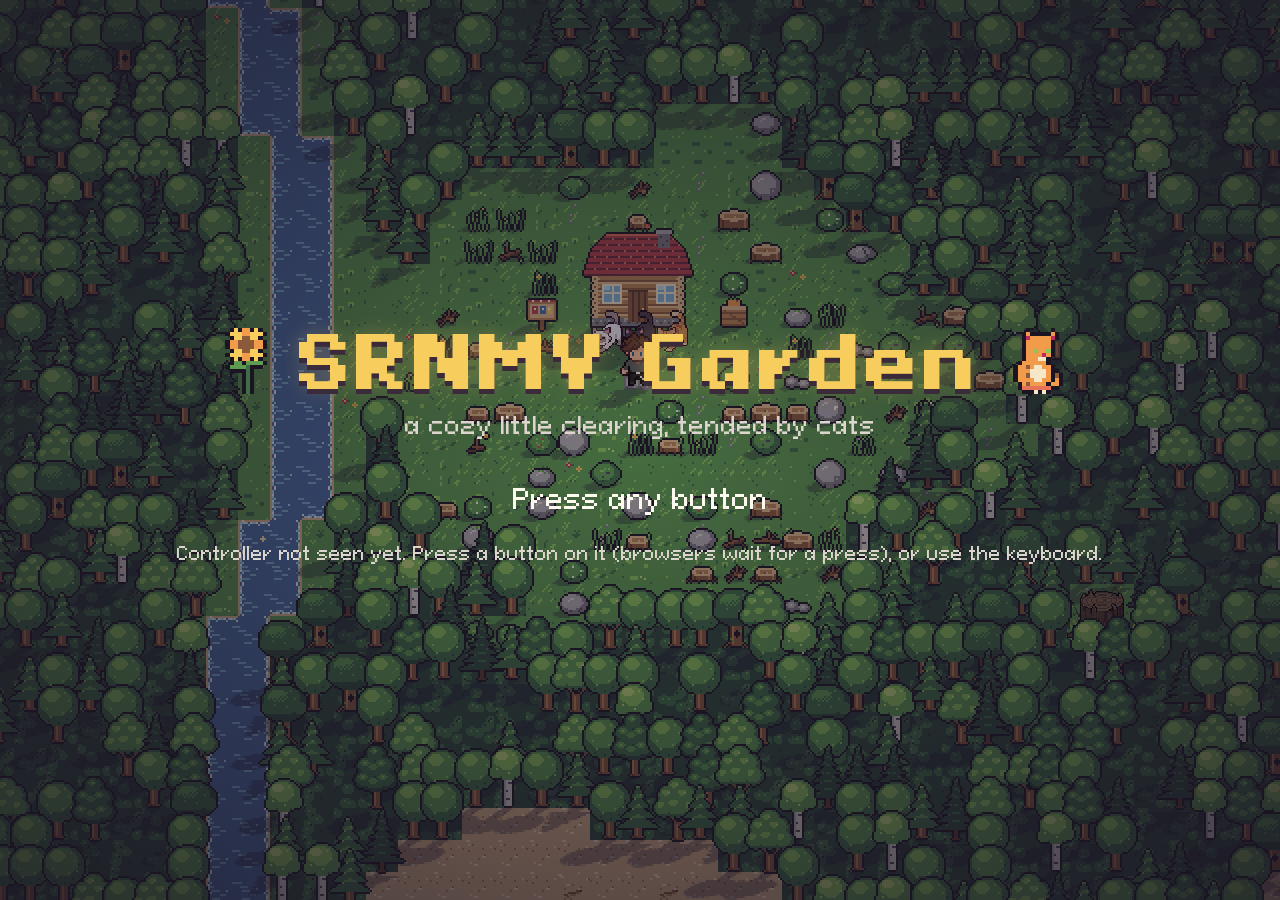
<file: index.html>
<!doctype html>
<html lang="en">
<head>
  <meta charset="utf-8">
  <meta name="viewport" content="width=device-width, initial-scale=1">
  <title>SRNMV Garden</title>
  <meta name="description" content="A cozy always-on gardening idle game tended by cats.">
  <meta name="theme-color" content="#1a1423">
  <link rel="icon" href="data:image/svg+xml,%3Csvg xmlns='http://www.w3.org/2000/svg' viewBox='0 0 16 16'%3E%3Crect width='16' height='16' fill='%235d9b4f'/%3E%3Ccircle cx='8' cy='6' r='4' fill='%23f7cd5d'/%3E%3Crect x='7' y='9' width='2' height='6' fill='%233f6e46'/%3E%3C/svg%3E">
  <link rel="preload" href="fonts/PixeloidSans.ttf" as="font" type="font/ttf" crossorigin>
  <!--version:start-->
  <meta name="game-version" content="2026.11.17-1207">
  <link rel="stylesheet" href="css/style.css?v=2026.11.17-1207">
  <script type="importmap">{"imports":{"./js/audio.js":"./js/audio.js?v=2026.11.17-1207","./js/bugs.js":"./js/bugs.js?v=2026.11.17-1207","./js/catbrain.js":"./js/catbrain.js?v=2026.11.17-1207","./js/cats.js":"./js/cats.js?v=2026.11.17-1207","./js/data.js":"./js/data.js?v=2026.11.17-1207","./js/daytime.js":"./js/daytime.js?v=2026.11.17-1207","./js/decorations.js":"./js/decorations.js?v=2026.11.17-1207","./js/economy.js":"./js/economy.js?v=2026.11.17-1207","./js/farm.js":"./js/farm.js?v=2026.11.17-1207","./js/fishing.js":"./js/fishing.js?v=2026.11.17-1207","./js/game.js":"./js/game.js?v=2026.11.17-1207","./js/input.js":"./js/input.js?v=2026.11.17-1207","./js/interior.js":"./js/interior.js?v=2026.11.17-1207","./js/inventory.js":"./js/inventory.js?v=2026.11.17-1207","./js/jobs.js":"./js/jobs.js?v=2026.11.17-1207","./js/main.js":"./js/main.js?v=2026.11.17-1207","./js/menus.js":"./js/menus.js?v=2026.11.17-1207","./js/modes.js":"./js/modes.js?v=2026.11.17-1207","./js/orchard.js":"./js/orchard.js?v=2026.11.17-1207","./js/particles.js":"./js/particles.js?v=2026.11.17-1207","./js/player.js":"./js/player.js?v=2026.11.17-1207","./js/render.js":"./js/render.js?v=2026.11.17-1207","./js/spirits.js":"./js/spirits.js?v=2026.11.17-1207","./js/sprites.js":"./js/sprites.js?v=2026.11.17-1207","./js/state.js":"./js/state.js?v=2026.11.17-1207","./js/tools.js":"./js/tools.js?v=2026.11.17-1207","./js/ui.js":"./js/ui.js?v=2026.11.17-1207","./js/weather.js":"./js/weather.js?v=2026.11.17-1207","./js/workshop.js":"./js/workshop.js?v=2026.11.17-1207","./js/world.js":"./js/world.js?v=2026.11.17-1207"}}</script>
  <!--version:end-->
</head>
<body>
  <div id="game">
    <canvas id="screen"></canvas>
    <div id="ui">
      <div id="hud" class="hidden">
        <div id="hud-res" class="panel hud-tl"></div>
        <div id="hud-clock" class="panel hud-tr"></div>
        <div id="hud-tool" class="panel hud-bl"></div>
        <div id="hud-cats" class="panel hud-br"></div>
      </div>
      <div id="toasts"></div>
      <div id="banner" class="panel"></div>
      <div id="modepanel" class="panel"></div>
      <div id="tooltip" class="panel"></div>
      <div id="menus"></div>
      <div id="card"></div>
      <div id="title" class="show"><div class="title-box"><h1>SRNMV Garden</h1><p class="press">Loading...</p></div></div>
      <div id="padtest" class="panel"></div>
    </div>
  </div>
  <script type="module" src="js/main.js?v=2026.11.17-1207"></script>
</body>
</html>
</file>
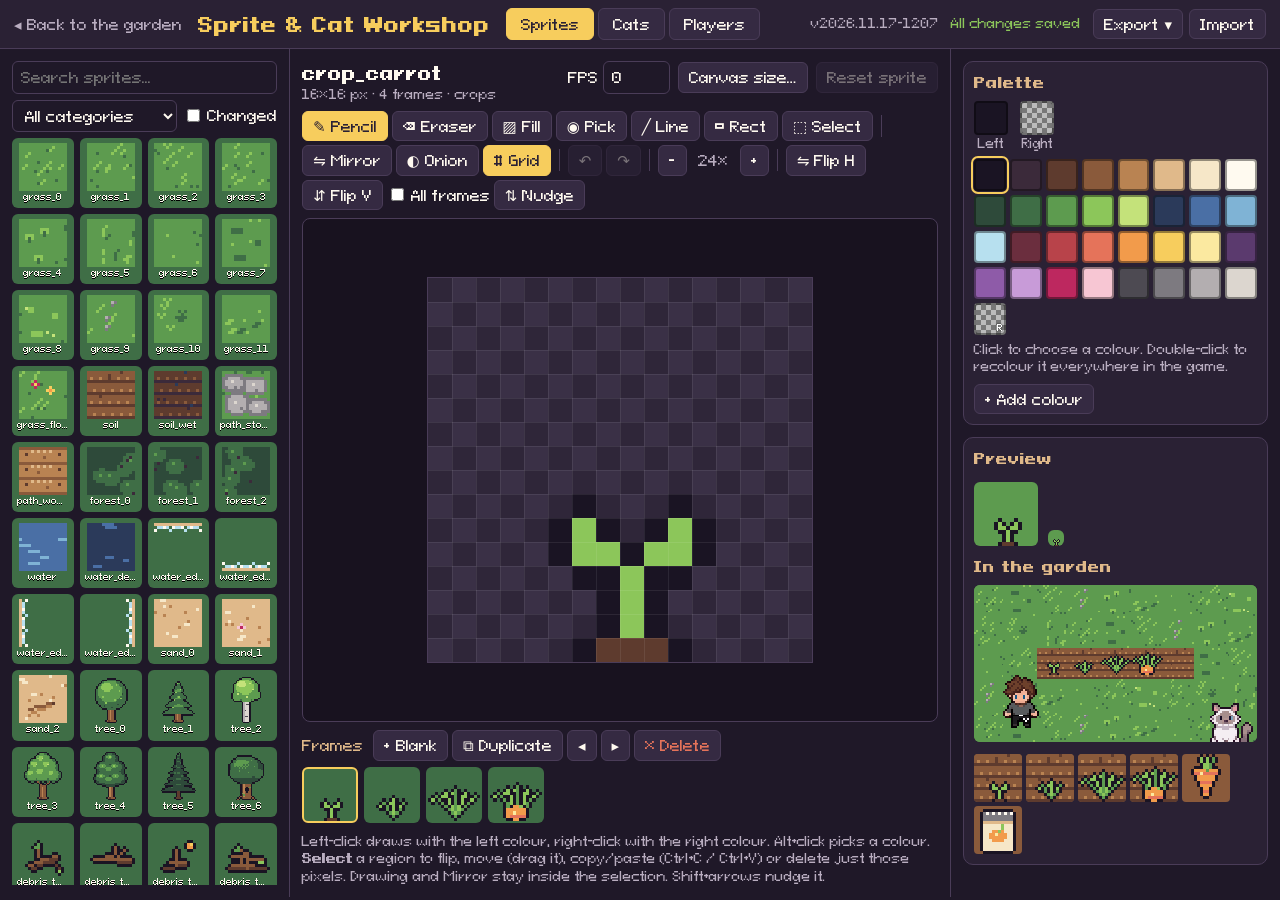
<file: workshop.html>
<!doctype html>
<html lang="en">
<head>
  <meta charset="utf-8">
  <meta name="viewport" content="width=device-width, initial-scale=1">
  <title>Sprite & Cat Workshop</title>
  <meta name="description" content="Edit every sprite, the palette, the cats' personalities and the two player characters.">
  <link rel="icon" href="data:image/svg+xml,%3Csvg xmlns='http://www.w3.org/2000/svg' viewBox='0 0 16 16'%3E%3Crect width='16' height='16' fill='%233b2a3a'/%3E%3Crect x='3' y='3' width='4' height='4' fill='%23f7cd5d'/%3E%3Crect x='9' y='3' width='4' height='4' fill='%23e88fb0'/%3E%3Crect x='3' y='9' width='4' height='4' fill='%238cc65a'/%3E%3Crect x='9' y='9' width='4' height='4' fill='%237fb3d5'/%3E%3C/svg%3E">
  <link rel="preload" href="fonts/PixeloidSans.ttf" as="font" type="font/ttf" crossorigin>
  <!--version:start-->
  <meta name="game-version" content="2026.11.17-1207">
  <link rel="stylesheet" href="css/workshop.css?v=2026.11.17-1207">
  <script type="importmap">{"imports":{"./js/audio.js":"./js/audio.js?v=2026.11.17-1207","./js/bugs.js":"./js/bugs.js?v=2026.11.17-1207","./js/catbrain.js":"./js/catbrain.js?v=2026.11.17-1207","./js/cats.js":"./js/cats.js?v=2026.11.17-1207","./js/data.js":"./js/data.js?v=2026.11.17-1207","./js/daytime.js":"./js/daytime.js?v=2026.11.17-1207","./js/decorations.js":"./js/decorations.js?v=2026.11.17-1207","./js/economy.js":"./js/economy.js?v=2026.11.17-1207","./js/farm.js":"./js/farm.js?v=2026.11.17-1207","./js/fishing.js":"./js/fishing.js?v=2026.11.17-1207","./js/game.js":"./js/game.js?v=2026.11.17-1207","./js/input.js":"./js/input.js?v=2026.11.17-1207","./js/interior.js":"./js/interior.js?v=2026.11.17-1207","./js/inventory.js":"./js/inventory.js?v=2026.11.17-1207","./js/jobs.js":"./js/jobs.js?v=2026.11.17-1207","./js/main.js":"./js/main.js?v=2026.11.17-1207","./js/menus.js":"./js/menus.js?v=2026.11.17-1207","./js/modes.js":"./js/modes.js?v=2026.11.17-1207","./js/orchard.js":"./js/orchard.js?v=2026.11.17-1207","./js/particles.js":"./js/particles.js?v=2026.11.17-1207","./js/player.js":"./js/player.js?v=2026.11.17-1207","./js/render.js":"./js/render.js?v=2026.11.17-1207","./js/spirits.js":"./js/spirits.js?v=2026.11.17-1207","./js/sprites.js":"./js/sprites.js?v=2026.11.17-1207","./js/state.js":"./js/state.js?v=2026.11.17-1207","./js/tools.js":"./js/tools.js?v=2026.11.17-1207","./js/ui.js":"./js/ui.js?v=2026.11.17-1207","./js/weather.js":"./js/weather.js?v=2026.11.17-1207","./js/workshop.js":"./js/workshop.js?v=2026.11.17-1207","./js/world.js":"./js/world.js?v=2026.11.17-1207"}}</script>
  <!--version:end-->
</head>
<body>
  <header class="topbar">
    <a class="back" href="index.html">◂ Back to the garden</a>
    <h1>Sprite &amp; Cat Workshop</h1>
    <nav class="tabs" id="tabs">
      <button data-tab="sprites" class="on">Sprites</button>
      <button data-tab="cats">Cats</button>
      <button data-tab="players">Players</button>
    </nav>
    <div class="actions">
      <span id="version" class="savestate" title="If this doesn't match the newest update, reload the page (Ctrl+Shift+R)"></span>
      <span id="savestate" class="savestate">Loading...</span>
      <button id="btn-export">Export ▾</button>
      <button id="btn-import">Import</button>
      <div id="export-menu" class="dropdown">
        <button data-export="sprites">sprites.json <small>art + palette</small></button>
        <button data-export="cats">cats.json <small>cat personalities</small></button>
        <button data-export="players">players.json <small>player names + colours</small></button>
        <hr>
        <button data-reset="all" class="danger">Discard all workshop changes</button>
      </div>
    </div>
  </header>

  <main>
    <!-- ======================================================= SPRITES -->
    <section id="tab-sprites" class="tab-page on">
      <aside class="col browser">
        <div class="row">
          <input id="search" type="search" placeholder="Search sprites..." autocomplete="off">
        </div>
        <div class="row">
          <select id="category"></select>
          <label class="chk"><input type="checkbox" id="only-changed"> Changed</label>
        </div>
        <div id="thumbs" class="thumbs"></div>
      </aside>

      <div class="col editor">
        <div class="sprite-head">
          <div>
            <h2 id="sprite-name">-</h2>
            <div id="sprite-meta" class="meta"></div>
          </div>
          <div class="head-actions">
            <label>FPS <input id="fps" type="number" min="0" max="30" step="1"></label>
            <button id="btn-resize" title="Change the canvas size">Canvas size…</button>
            <button id="btn-reset-sprite" title="Restore this sprite to the shipped default">Reset sprite</button>
          </div>
        </div>
        <div class="resize-panel" id="resize-panel" hidden>
          <label>Width <input type="number" id="rs-w" min="1" max="128"></label>
          <label>Height <input type="number" id="rs-h" min="1" max="128"></label>
          <label>Keep pinned to <select id="rs-anchor">
            <option value="0,0">Top-left</option><option value="0.5,0">Top</option><option value="1,0">Top-right</option>
            <option value="0,0.5">Left</option><option value="0.5,0.5">Centre</option><option value="1,0.5">Right</option>
            <option value="0,1">Bottom-left</option><option value="0.5,1" selected>Bottom (feet stay put)</option><option value="1,1">Bottom-right</option>
          </select></label>
          <button id="rs-apply">Apply to all frames</button>
          <button id="rs-cancel">Cancel</button>
        </div>
        <div class="toolbar" id="toolbar">
          <button data-tool="pencil" class="on" title="Pencil (B)">✎ Pencil</button>
          <button data-tool="eraser" title="Eraser (E)">⌫ Eraser</button>
          <button data-tool="fill" title="Fill (G)">▨ Fill</button>
          <button data-tool="picker" title="Eyedropper (I) - or Alt+click">◉ Pick</button>
          <button data-tool="line" title="Line (L)">╱ Line</button>
          <button data-tool="rect" title="Rectangle (R)">▭ Rect</button>
          <button data-tool="select" title="Select a region (S). Drag inside it to move the pixels. Ctrl+C / Ctrl+V copy and paste, Delete clears, Esc deselects">⬚ Select</button>
          <span class="sep"></span>
          <button id="btn-mirror" class="toggle" title="Mirror horizontally while drawing (M)">⇋ Mirror</button>
          <button id="btn-onion" class="toggle" title="Show previous frame faintly (O)">◐ Onion</button>
          <button id="btn-grid" class="toggle on" title="Grid (#)"># Grid</button>
          <span class="sep"></span>
          <button id="btn-undo" title="Undo (Ctrl+Z)">↶</button>
          <button id="btn-redo" title="Redo (Ctrl+Y)">↷</button>
          <span class="sep"></span>
          <button id="btn-zoom-out" title="Zoom out (-)">−</button>
          <span id="zoom-label">16×</span>
          <button id="btn-zoom-in" title="Zoom in (+)">+</button>
          <span class="sep"></span>
          <button id="btn-flip" title="Flip the selection (or the whole frame) left-right">⇋ Flip H</button>
          <button id="btn-flip-v" title="Flip the selection (or the whole frame) upside down">⇵ Flip V</button>
          <label class="chk" title="Flips and Delete apply to every frame of this sprite"><input type="checkbox" id="all-frames"> All frames</label>
          <button id="btn-shift" title="Nudge the selection or the frame (hold Shift + arrow keys)">⇅ Nudge</button>
        </div>
        <div class="canvas-wrap" id="canvas-wrap">
          <canvas id="edit-canvas"></canvas>
        </div>
        <div class="frames">
          <div class="frames-head">
            <span>Frames</span>
            <button id="btn-frame-add" title="Add a blank frame">+ Blank</button>
            <button id="btn-frame-dup" title="Duplicate this frame">⧉ Duplicate</button>
            <button id="btn-frame-left" title="Move frame left">◂</button>
            <button id="btn-frame-right" title="Move frame right">▸</button>
            <button id="btn-frame-del" class="danger" title="Delete this frame">✕ Delete</button>
          </div>
          <div id="frame-strip" class="frame-strip"></div>
        </div>
        <p class="hint">Left-click draws with the left colour, right-click with the right colour. Alt+click picks a colour. <b>Select</b> a region to flip, move (drag it), copy/paste (Ctrl+C / Ctrl+V) or delete just those pixels. Drawing and Mirror stay inside the selection. Shift+arrows nudge it.</p>
      </div>

      <aside class="col side">
        <div class="card">
          <h3>Palette</h3>
          <div class="current-colors">
            <div><span id="c-left" class="swatch big"></span><small>Left</small></div>
            <div><span id="c-right" class="swatch big"></span><small>Right</small></div>
          </div>
          <div id="palette" class="palette"></div>
          <p class="hint">Click to choose a colour. Double-click to recolour it everywhere in the game.</p>
          <button id="btn-add-colour" title="Add a new colour to this palette">+ Add colour</button>
          <input id="color-input" type="color" hidden>
        </div>
        <div class="card">
          <h3>Preview <small id="preview-note"></small></h3>
          <div id="swap-row" class="row"></div>
          <div class="preview-row">
            <canvas id="preview-tv"></canvas>
            <canvas id="preview-1x"></canvas>
          </div>
          <h3>In the garden</h3>
          <canvas id="preview-context"></canvas>
          <div id="stages" class="stages"></div>
        </div>
      </aside>
    </section>

    <!-- ========================================================== CATS -->
    <section id="tab-cats" class="tab-page">
      <aside class="col list">
        <div id="cat-list" class="entity-list"></div>
        <button id="btn-cat-add">+ Add a cat</button>
      </aside>
      <div class="col form" id="cat-form"></div>
    </section>

    <!-- ======================================================= PLAYERS -->
    <section id="tab-players" class="tab-page">
      <div class="col form wide" id="player-form"></div>
    </section>
  </main>

  <input id="file-input" type="file" accept=".json,application/json" multiple hidden>
  <div id="toast" class="toast"></div>
  <script type="module" src="js/workshop.js?v=2026.11.17-1207"></script>
</body>
</html>
</file>
<file: css/style.css>
@font-face { font-family: 'Pixeloid Sans'; src: url('../fonts/PixeloidSans.ttf') format('truetype'); font-weight: 400; font-display: block; }
@font-face { font-family: 'Pixeloid Sans'; src: url('../fonts/PixeloidSans-Bold.ttf') format('truetype'); font-weight: 700; font-display: block; }
:root {
  --ink: #fffaf0; --muted: #dcd6cf; --panel: rgba(30, 22, 38, 0.88); --edge: #8a5a3b; --edge2: #e0b98a;
  --hi: #f7cd5d; --good: #8cc65a; --bad: #e5735a; --blue: #7fb3d5;
  --common: #b3aeb0; --uncommon: #8cc65a; --rare: #7fb3d5; --legendary: #f29b4b; --mystical: #c89bd8;
}
* { box-sizing: border-box; }
html { font-size: clamp(13px, 2.15vh, 48px); }
html, body { margin: 0; height: 100%; background: #1a1423; color: var(--ink); overflow: hidden; }
body { font-family: 'Pixeloid Sans', ui-monospace, 'Courier New', monospace; line-height: 1.25; -webkit-font-smoothing: antialiased; user-select: none; }
#game { position: fixed; inset: 0; display: grid; place-items: center; }
#screen { image-rendering: pixelated; image-rendering: crisp-edges; display: block; }
#ui { position: fixed; inset: 0; pointer-events: none; }
b { color: var(--hi); font-weight: 700; }
small { display: block; color: var(--muted); font-size: 0.78em; }
.muted { color: var(--muted); }

.panel { background: var(--panel); border: 0.14rem solid var(--edge); box-shadow: 0 0 0 0.14rem rgba(26, 20, 35, 0.6), 0 0.4rem 1rem rgba(0, 0, 0, 0.35); border-radius: 0.45rem; padding: 0.45rem 0.7rem; }
.ico { width: 1.5em; height: 1.5em; object-fit: contain; image-rendering: pixelated; vertical-align: middle; flex: none; }
.ico.sm { width: 1.05em; height: 1.05em; }
.ico.big { width: 2.6em; height: 2.6em; }
.ico.huge { width: 7em; height: 7em; }
.ico.logo { width: 3.4em; height: 3.4em; }
.ico.portrait { width: 1.9em; height: 1.9em; }
.ico.portrait.tall { width: 1.6em; height: 2.4em; }

/* button glyphs */
.btn { display: inline-flex; align-items: center; justify-content: center; min-width: 1.35em; height: 1.35em; padding: 0 0.25em; border-radius: 0.7em; font-size: 0.8em; font-weight: 700; margin: 0 0.15em; background: #4d4a52; color: #fff; border: 0.1em solid rgba(0,0,0,0.4); vertical-align: 0.08em; }
.btn.a { background: #5d9b4f; } .btn.b { background: #b8434a; } .btn.x { background: #4a6fa5; } .btn.y { background: #c79a2c; }
.btn.key { border-radius: 0.25em; background: #f6e7c8; color: #3b2a3a; }
/* PlayStation face buttons: dark discs with the coloured symbols */
.btn.ps { background: #ece8f0; font-family: system-ui, sans-serif; font-weight: 900; font-size: 1.05em; box-shadow: inset 0 -0.12em 0 rgba(0, 0, 0, 0.25); }
.btn.ps.a { color: #2f63c9; } .btn.ps.b { color: #c8343c; } .btn.ps.x { color: #b23f97; } .btn.ps.y { color: #1e8a5f; }

/* HUD */
#hud { position: absolute; inset: 0; transition: opacity 1.4s ease; }
#hud.hidden { opacity: 0; }
.hud-tl, .hud-tr, .hud-bl, .hud-br { position: absolute; }
.hud-tl { top: 1.1rem; left: 1.1rem; display: flex; gap: 0.9rem; font-size: 1.1rem; }
.hud-tl span { display: inline-flex; align-items: center; gap: 0.25rem; }
.hud-tr { top: 1.1rem; right: 1.1rem; text-align: right; min-width: 9rem; }
.hud-tr .clock { font-size: 1.45rem; color: var(--hi); }
.hud-tr .phase { color: var(--muted); font-size: 0.85rem; }
.hud-tr .weather-hud { color: var(--muted); font-size: 0.85rem; display: flex; align-items: center; justify-content: flex-end; gap: 0.3em; }
.who-hud { display: flex; align-items: center; justify-content: flex-end; gap: 0.3rem; margin-top: 0.2rem; }
.hud-bl { bottom: 1.1rem; left: 1.1rem; display: flex; flex-direction: column; gap: 0.25rem; font-size: 0.9rem; }
.hud-bl .slot { display: flex; align-items: center; gap: 0.4rem; }
.hud-br { bottom: 1.1rem; right: 1.1rem; display: flex; flex-direction: column; gap: 0.3rem; min-width: 13rem; max-width: 22rem; font-size: 0.9rem; }
.cat-row { display: flex; align-items: center; gap: 0.5rem; }

/* toasts, banner, tooltip, mode panel */
#toasts { position: absolute; top: 1.1rem; left: 50%; transform: translateX(-50%); display: flex; flex-direction: column; align-items: center; gap: 0.35rem; }
.toast { display: flex; align-items: center; gap: 0.45rem; background: var(--panel); border: 0.12rem solid var(--edge2); border-radius: 0.4rem; padding: 0.3rem 0.7rem; font-size: 0.95rem; animation: pop 0.25s ease-out; transition: opacity 0.6s, transform 0.6s; }
.toast.out { opacity: 0; transform: translateY(-0.5rem); }
@keyframes pop { from { opacity: 0; transform: translateY(-0.6rem) scale(0.95); } }
#banner { position: absolute; top: 5.5rem; left: 50%; transform: translate(-50%, -1rem); opacity: 0; transition: opacity 0.6s, transform 0.6s; display: flex; align-items: center; gap: 0.7rem; font-size: 1.25rem; border-color: var(--good); }
#banner.show { opacity: 1; transform: translate(-50%, 0); }
#banner small { font-size: 0.75em; }
#tooltip { position: absolute; bottom: 1.1rem; left: 50%; transform: translateX(-50%); opacity: 0; transition: opacity 0.3s; max-width: 40rem; text-align: center; font-size: 1rem; }
#tooltip.show { opacity: 1; }
#modepanel { position: absolute; bottom: 4.8rem; left: 50%; transform: translateX(-50%); display: none; text-align: center; border-color: var(--hi); }
#modepanel.show { display: block; }
.mp-title { color: var(--hi); font-size: 1.15rem; }
.mp-help, .mp-keys { font-size: 0.9rem; color: var(--muted); margin-top: 0.2rem; }
.tabs { display: flex; gap: 0.3rem; justify-content: center; align-items: center; margin-top: 0.3rem; }
.tab { padding: 0.1rem 0.5rem; border-radius: 0.3rem; background: rgba(255,255,255,0.06); color: var(--muted); }
.tab.on { background: var(--hi); color: #3b2a3a; }

/* menus */
#menus { position: absolute; inset: 0; display: grid; place-items: center; pointer-events: auto; }
#menus:empty { display: none; }
.menu { width: min(36rem, 92vw); max-height: 86vh; display: flex; flex-direction: column; background: rgba(30, 22, 38, 0.95); border: 0.18rem solid var(--edge2); border-radius: 0.6rem; box-shadow: 0 0 0 0.2rem #3b2a3a, 0 1rem 3rem rgba(0,0,0,0.5); animation: pop 0.18s ease-out; }
.menu.no-anim { animation: none; }
.menu.wide { width: min(46rem, 94vw); }
.menu.small { width: min(28rem, 90vw); }
.menu.almanac { width: min(60rem, 96vw); }
.menu.osk { width: min(40rem, 94vw); }
.menu-title { display: flex; align-items: center; gap: 0.5rem; padding: 0.7rem 1rem 0.4rem; font-size: 1.45rem; color: var(--hi); }
.menu-sub { padding: 0 1rem 0.5rem; color: var(--muted); font-size: 0.9rem; }
.menu-body { display: flex; min-height: 0; flex: 1; }
.menu-items { overflow-y: auto; padding: 0.3rem 0.5rem; flex: 1; scrollbar-width: none; }
.menu-items.grid { display: grid; grid-template-columns: repeat(var(--cols), 1fr); gap: 0.35rem; align-content: start; }
.mi { display: flex; align-items: center; gap: 0.6rem; padding: 0.4rem 0.6rem; border-radius: 0.35rem; border: 0.12rem solid transparent; font-size: 1.05rem; cursor: pointer; }
.mi .lbl { flex: 1; }
.mi .right { color: var(--muted); display: inline-flex; align-items: center; gap: 0.3rem; white-space: nowrap; }
.mi.sel { background: rgba(247, 205, 93, 0.16); border-color: var(--hi); }
.mi.sel .right { color: var(--ink); }
.mi.dis { opacity: 0.5; }
.mi.hdr { color: var(--edge2); font-size: 0.82rem; text-transform: uppercase; letter-spacing: 0.08em; padding: 0.7rem 0.6rem 0.15rem; cursor: default; }
.mi.danger .lbl { color: var(--bad); }
.mi.big-ico .ico { width: 3em; height: 3em; }
.grid .mi { flex-direction: column; text-align: center; gap: 0.2rem; font-size: 0.8rem; padding: 0.4rem 0.2rem; }
.grid .mi .ico { width: 2.6em; height: 2.6em; }
.osk .grid .mi { font-size: 1.15rem; padding: 0.35rem 0; }
.osk .mi.ok { color: var(--good); }
.osk-text { font-size: 1.4rem; color: var(--ink); background: rgba(0,0,0,0.3); padding: 0.3rem 0.6rem; border-radius: 0.3rem; min-height: 2rem; }
.caret { animation: blink 1s steps(2) infinite; color: var(--hi); }
.menu-detail { width: 40%; padding: 0.6rem 1rem; border-left: 0.12rem solid rgba(224, 185, 138, 0.3); font-size: 0.95rem; overflow-y: auto; }
.menu-detail p { margin: 0.4rem 0; }
.menu-detail .hint { color: var(--muted); font-style: italic; }
.al-name { font-size: 1.4rem; color: var(--hi); margin: 0.3rem 0; }
.al-row { display: flex; gap: 0.2rem; }
.menu-foot { padding: 0.5rem 1rem 0.7rem; color: var(--muted); font-size: 0.85rem; border-top: 0.12rem solid rgba(224, 185, 138, 0.2); }
.bar { display: inline-block; width: 4.5rem; height: 0.55rem; background: rgba(255,255,255,0.12); border-radius: 0.3rem; overflow: hidden; vertical-align: middle; }
.bar span { display: block; height: 100%; background: var(--good); }
.cost { display: inline-flex; align-items: center; gap: 0.1rem; margin-left: 0.3rem; }
.cost.short { color: var(--bad); }
.rar { display: inline-block; padding: 0.05rem 0.45rem; border-radius: 0.3rem; font-size: 0.8rem; color: #1a1423; }
.rar-common { background: var(--common); } .rar-uncommon { background: var(--uncommon); } .rar-rare { background: var(--rare); } .rar-legendary { background: var(--legendary); } .rar-mystical { background: var(--mystical); }
.rar-b-common { border-color: rgba(179,174,176,0.35); } .rar-b-uncommon { border-color: rgba(140,198,90,0.35); } .rar-b-rare { border-color: rgba(127,179,213,0.4); } .rar-b-legendary { border-color: rgba(242,155,75,0.45); } .rar-b-mystical { border-color: rgba(200,155,216,0.5); }
.grid .mi.sel { border-color: var(--hi); }

/* cards */
#card { position: absolute; inset: 0; display: none; place-items: center; background: rgba(15, 10, 20, 0.45); }
#card.show { display: grid; }
.card-inner { width: min(34rem, 90vw); background: rgba(30, 22, 38, 0.96); border: 0.2rem solid var(--edge2); border-radius: 0.7rem; padding: 1.2rem 1.5rem; text-align: center; animation: pop 0.3s ease-out; box-shadow: 0 1rem 3rem rgba(0,0,0,0.5); }
.card-inner h2 { color: var(--hi); margin: 0.2rem 0 0.6rem; font-size: 1.7rem; }
.card-inner p { margin: 0.5rem 0; display: flex; align-items: center; justify-content: center; gap: 0.5rem; flex-wrap: wrap; }
.away .card-inner p { display: block; text-align: left; }
.away .card-inner p .ico { margin-right: 0.3rem; }
.away .card-inner p.muted { text-align: center; }
.card-foot { margin-top: 1rem; color: var(--muted); font-size: 0.9rem; }
.discover .card-inner { border-color: var(--hi); }
.disc { animation: bounce 1.2s ease-in-out infinite; }
.disc-name { font-size: 2rem; margin-bottom: 0.4rem; }
@keyframes bounce { 50% { transform: translateY(-0.4rem); } }

/* title */
#title { position: absolute; inset: 0; display: none; place-items: center; background: radial-gradient(ellipse at center, rgba(26, 20, 35, 0.35), rgba(26, 20, 35, 0.8)); }
#title.show { display: grid; }
.title-box { text-align: center; }
.title-logo { display: flex; align-items: center; justify-content: center; gap: 1rem; }
.title-box h1 { font-size: 3.6rem; margin: 0; color: var(--hi); text-shadow: 0 0.25rem 0 #3b2a3a, 0 0 1rem rgba(247, 205, 93, 0.3); letter-spacing: 0.05em; }
.title-box h2 { font-size: 2.2rem; color: var(--hi); margin: 0 0 1rem; }
.tagline { font-size: 1.2rem; color: var(--muted); margin-top: 0.3rem; }
.press { font-size: 1.4rem; margin-top: 2.2rem; }
.blink { animation: blink 1.6s ease-in-out infinite; }
@keyframes blink { 50% { opacity: 0.35; } }
.padstatus { color: var(--muted); font-size: 0.9rem; margin-top: 1rem; }
.who { display: flex; gap: 2rem; justify-content: center; }
.who-card { padding: 1rem 1.6rem; border-radius: 0.6rem; border: 0.2rem solid transparent; background: var(--panel); transition: transform 0.2s; }
.who-card .ico.portrait.tall { width: 5.3rem; height: 8rem; }
.who-card.sel { border-color: var(--hi); transform: scale(1.08); }
.who-name { font-size: 1.4rem; margin-top: 0.4rem; }

#padtest { position: absolute; left: 50%; top: 40%; transform: translateX(-50%); display: none; font-size: 0.9rem; }
#padtest.show { display: block; }

.panel:empty { display: none; }
.mi.cant .right { opacity: 0.55; }
.letter { font-style: italic; line-height: 1.5; display: block !important; }

/* inventory and chest: a toolbar row, then a grid of item slots */
.menu.inventory { width: min(66rem, 96vw); }
.inventory .menu-items.grid { gap: 0.4rem; }
.inventory .grid .mi { aspect-ratio: 1; position: relative; justify-content: center; padding: 0.2rem; background: rgba(0, 0, 0, 0.2); border-color: rgba(255, 255, 255, 0.07); }
.inventory .grid .mi .ico { width: 3.2em; height: 3.2em; }
.inventory .grid .mi .lbl { flex: none; }
.inventory .mi .cnt { position: absolute; right: 0.35rem; bottom: 0.2rem; font-size: 0.9rem; color: var(--ink); text-shadow: 0 0.1rem 0 #000, 0 -0.1rem 0 #000, 0.1rem 0 0 #000, -0.1rem 0 0 #000; }
.inventory .mi.blank { background: rgba(0, 0, 0, 0.12); border: 0.12rem dashed rgba(255, 255, 255, 0.07); cursor: default; }
.inventory .mi.gap { visibility: hidden; }
.inventory .mi.tool { background: rgba(247, 205, 93, 0.09); border-color: rgba(247, 205, 93, 0.25); }
.inventory .mi.tool.equipped { border-color: var(--good); background: rgba(140, 198, 90, 0.18); }
.inventory .mi.tool.equipped::after { content: 'equipped'; position: absolute; bottom: 0.15rem; left: 0; right: 0; font-size: 0.65rem; color: var(--good); }
.inventory .grid .mi.sel { border-color: var(--hi); background: rgba(247, 205, 93, 0.2); }
.inv-detail .ico.huge { width: 4.5em; height: 4.5em; }
.inv-detail h3 { margin: 0.3rem 0; color: var(--hi); }
.inv-detail p { margin: 0.25rem 0; }
.inv-detail .muted { color: var(--muted); font-size: 0.9rem; }
.inv-detail .act { color: var(--good); }
.inventory .mi .pips { position: absolute; top: 0.2rem; right: 0.35rem; font-size: 0.7rem; letter-spacing: -0.05em; }
.inventory .mi.tool.lv1 .pips { color: #e0915a; }
.inventory .mi.tool.lv2 .pips { color: #dcd6cf; }
.inventory .mi.tool.lv3 .pips { color: #f7cd5d; }
</file>
<file: css/workshop.css>
@font-face { font-family: 'Pixeloid Sans'; src: url('../fonts/PixeloidSans.ttf') format('truetype'); font-weight: 400; font-display: block; }
@font-face { font-family: 'Pixeloid Sans'; src: url('../fonts/PixeloidSans-Bold.ttf') format('truetype'); font-weight: 700; font-display: block; }
:root {
  --bg: #1f1828; --bg2: #2a2134; --bg3: #352a42; --ink: #fffaf0; --muted: #b9adc0; --edge: #4a3c58;
  --hi: #f7cd5d; --good: #8cc65a; --bad: #e5735a; --accent: #e0b98a;
}
* { box-sizing: border-box; }
html, body { margin: 0; height: 100%; background: var(--bg); color: var(--ink); font: 15px/1.35 'Pixeloid Sans', system-ui, sans-serif; }
button, input, select, textarea { font: inherit; color: var(--ink); }
button { background: var(--bg3); border: 1px solid var(--edge); border-radius: 6px; padding: 4px 10px; cursor: pointer; }
button:hover { border-color: var(--accent); }
button.on, button.toggle.on { background: var(--hi); color: #2a2134; border-color: var(--hi); }
button.danger { color: var(--bad); }
button:disabled { opacity: 0.4; cursor: default; }
input[type=text], input[type=search], input[type=number], select, textarea { background: var(--bg); border: 1px solid var(--edge); border-radius: 6px; padding: 5px 8px; }
input[type=number] { width: 4.5em; }
textarea { width: 100%; resize: vertical; min-height: 4em; }
small { color: var(--muted); }
h1 { font-size: 20px; margin: 0; color: var(--hi); }
h2 { font-size: 18px; margin: 0; }
h3 { font-size: 15px; margin: 0 0 8px; color: var(--accent); }
.hint { color: var(--muted); font-size: 13px; margin: 6px 0 0; }
.row { display: flex; gap: 6px; align-items: center; margin-bottom: 6px; flex-wrap: wrap; }
.chk { display: inline-flex; gap: 4px; align-items: center; white-space: nowrap; }

.topbar { display: flex; align-items: center; gap: 16px; padding: 8px 14px; background: var(--bg2); border-bottom: 1px solid var(--edge); position: sticky; top: 0; z-index: 10; }
.topbar .back { color: var(--muted); text-decoration: none; }
.topbar .back:hover { color: var(--ink); }
.tabs { display: flex; gap: 4px; }
.tabs button { padding: 5px 14px; }
.actions { margin-left: auto; display: flex; gap: 6px; align-items: center; position: relative; }
.savestate { color: var(--muted); font-size: 13px; margin-right: 6px; }
.savestate.saved { color: var(--good); }
.dropdown { display: none; position: absolute; right: 0; top: 110%; background: var(--bg2); border: 1px solid var(--edge); border-radius: 8px; padding: 6px; min-width: 260px; flex-direction: column; gap: 4px; box-shadow: 0 8px 24px rgba(0,0,0,0.4); }
.dropdown.open { display: flex; }
.dropdown button { text-align: left; display: flex; justify-content: space-between; gap: 10px; }
.dropdown hr { border: 0; border-top: 1px solid var(--edge); width: 100%; }

main { height: calc(100vh - 52px); }
.tab-page { display: none; height: 100%; }
.tab-page.on { display: flex; }
.col { padding: 12px; overflow: auto; }
.browser { width: 290px; border-right: 1px solid var(--edge); display: flex; flex-direction: column; }
.browser input[type=search] { width: 100%; }
.browser select { flex: 1; }
.thumbs { display: grid; grid-template-columns: repeat(auto-fill, minmax(58px, 1fr)); gap: 6px; overflow-y: auto; padding-bottom: 20px; }
.thumb { background: #3f6e46; border: 2px solid transparent; border-radius: 6px; padding: 3px; cursor: pointer; display: flex; flex-direction: column; align-items: center; position: relative; }
.thumb canvas { width: 48px; height: 48px; image-rendering: pixelated; object-fit: contain; }
.thumb span { font-size: 9px; color: #fffaf0; max-width: 100%; overflow: hidden; text-overflow: ellipsis; white-space: nowrap; text-shadow: 0 1px 0 #000; }
.thumb.sel { border-color: var(--hi); }
.thumb.changed::after { content: ''; position: absolute; top: 3px; right: 3px; width: 7px; height: 7px; border-radius: 50%; background: var(--hi); }
.editor { flex: 1; display: flex; flex-direction: column; min-width: 0; }
.sprite-head { display: flex; justify-content: space-between; align-items: flex-start; margin-bottom: 8px; gap: 10px; }
.meta { color: var(--muted); font-size: 13px; }
.head-actions { display: flex; gap: 8px; align-items: center; }
.toolbar { display: flex; flex-wrap: wrap; gap: 4px; align-items: center; margin-bottom: 8px; }
.toolbar .sep { width: 1px; height: 22px; background: var(--edge); margin: 0 4px; }
#zoom-label { min-width: 3em; text-align: center; color: var(--muted); }
.canvas-wrap { flex: 1; min-height: 240px; overflow: auto; background: #18121f; border: 1px solid var(--edge); border-radius: 8px; display: grid; place-items: center; padding: 14px; }
#edit-canvas { image-rendering: pixelated; cursor: crosshair; touch-action: none; box-shadow: 0 0 0 1px var(--edge); }
.frames { margin-top: 8px; }
.frames-head { display: flex; gap: 4px; align-items: center; margin-bottom: 6px; }
.frames-head span { margin-right: 6px; color: var(--accent); }
.frame-strip { display: flex; gap: 6px; overflow-x: auto; padding-bottom: 4px; }
.frame-strip canvas { width: 56px; height: 56px; image-rendering: pixelated; object-fit: contain; background: #3f6e46; border: 2px solid transparent; border-radius: 6px; cursor: pointer; }
.frame-strip canvas.sel { border-color: var(--hi); }
.side { width: 330px; border-left: 1px solid var(--edge); }
.card { background: var(--bg2); border: 1px solid var(--edge); border-radius: 10px; padding: 10px; margin-bottom: 12px; }
.palette { display: grid; grid-template-columns: repeat(8, 1fr); gap: 4px; }
.swatch { display: block; aspect-ratio: 1; border-radius: 4px; border: 2px solid rgba(0,0,0,0.4); cursor: pointer; position: relative; }
.swatch.transparent { background: repeating-conic-gradient(#777 0 25%, #bbb 0 50%) 0 0 / 10px 10px; }
.swatch.left { outline: 2px solid var(--hi); outline-offset: 1px; }
.swatch.right::after { content: 'R'; position: absolute; right: 1px; bottom: -1px; font-size: 9px; color: #fff; text-shadow: 0 0 2px #000; }
.swatch.big { width: 34px; height: 34px; }
.current-colors { display: flex; gap: 12px; margin-bottom: 8px; }
.current-colors div { display: flex; flex-direction: column; align-items: center; }
.preview-row { display: flex; gap: 10px; align-items: flex-end; margin-bottom: 10px; }
.preview-row canvas, #preview-context { image-rendering: pixelated; background: #5d9b4f; border-radius: 6px; }
#preview-context { width: 100%; }
.stages { display: flex; gap: 4px; margin-top: 8px; flex-wrap: wrap; }
.stages canvas { width: 48px; height: 48px; image-rendering: pixelated; background: #8a5a3b; border-radius: 4px; }

/* cats + players forms */
.list { width: 260px; border-right: 1px solid var(--edge); display: flex; flex-direction: column; gap: 8px; }
.entity-list { display: flex; flex-direction: column; gap: 6px; }
.entity { display: flex; gap: 8px; align-items: center; padding: 6px 8px; border-radius: 8px; border: 2px solid transparent; background: var(--bg2); cursor: pointer; }
.entity.sel { border-color: var(--hi); }
.entity canvas { width: 40px; height: 40px; image-rendering: pixelated; }
.form { flex: 1; }
.form.wide { display: grid; grid-template-columns: repeat(auto-fit, minmax(420px, 1fr)); gap: 16px; align-content: start; }
.form section { background: var(--bg2); border: 1px solid var(--edge); border-radius: 10px; padding: 12px 14px; margin-bottom: 12px; }
.form .grid2 { display: grid; grid-template-columns: 150px 1fr; gap: 6px 10px; align-items: center; }
.form label.l { color: var(--muted); }
.form input[type=text] { width: 100%; }
.slider { display: flex; align-items: center; gap: 8px; }
.slider input[type=range] { flex: 1; accent-color: var(--hi); }
.slider output { min-width: 3.2em; text-align: right; color: var(--hi); }
.jobs-table { width: 100%; border-collapse: collapse; }
.jobs-table th, .jobs-table td { padding: 4px 6px; text-align: left; border-bottom: 1px solid var(--edge); }
.jobs-table th { color: var(--muted); font-weight: 400; }
.colors { display: flex; flex-wrap: wrap; gap: 10px; }
.colors label { display: flex; flex-direction: column; align-items: center; font-size: 12px; color: var(--muted); }
.colors input[type=color] { width: 44px; height: 32px; border: 1px solid var(--edge); border-radius: 6px; background: none; padding: 0; cursor: pointer; }
.anim-row { display: flex; gap: 10px; flex-wrap: wrap; }
.anim-row figure { margin: 0; text-align: center; }
.anim-row canvas { width: 72px; height: 72px; image-rendering: pixelated; background: #5d9b4f; border-radius: 8px; }
.anim-row canvas.tall { height: 108px; }
.anim-row canvas { object-fit: contain; }
.anim-row figcaption { font-size: 12px; color: var(--muted); }
.simbar { display: flex; height: 26px; border-radius: 6px; overflow: hidden; margin: 8px 0; }
.simbar span { display: block; height: 100%; }
.legend { display: flex; flex-wrap: wrap; gap: 6px 14px; font-size: 13px; }
.legend i { display: inline-block; width: 10px; height: 10px; border-radius: 2px; margin-right: 4px; vertical-align: middle; }
.toast { position: fixed; bottom: 18px; left: 50%; transform: translateX(-50%) translateY(20px); background: var(--bg3); border: 1px solid var(--accent); border-radius: 8px; padding: 8px 14px; opacity: 0; transition: 0.3s; pointer-events: none; }
.toast.show { opacity: 1; transform: translateX(-50%); }

@media (max-width: 1100px) {
  .tab-page.on { flex-wrap: wrap; height: auto; }
  main { height: auto; }
  .browser, .side, .list { width: 100%; border: 0; }
  .thumbs { max-height: 300px; }
}

.resize-panel { display: flex; flex-wrap: wrap; gap: 8px; align-items: center; background: var(--bg2); border: 1px solid var(--edge); border-radius: 8px; padding: 8px 10px; margin-bottom: 8px; }
.resize-panel[hidden] { display: none; }
#btn-add-colour { margin-top: 8px; }
#edit-canvas.select-tool { cursor: cell; }
.colors.all { gap: 6px; }
.colors.all label { width: 44px; }
.pal-where { display: flex; align-items: center; gap: 12px; margin-top: 10px; }
.pal-where canvas { width: 128px; height: 128px; image-rendering: pixelated; background: #5d9b4f; border-radius: 8px; }
</file>
